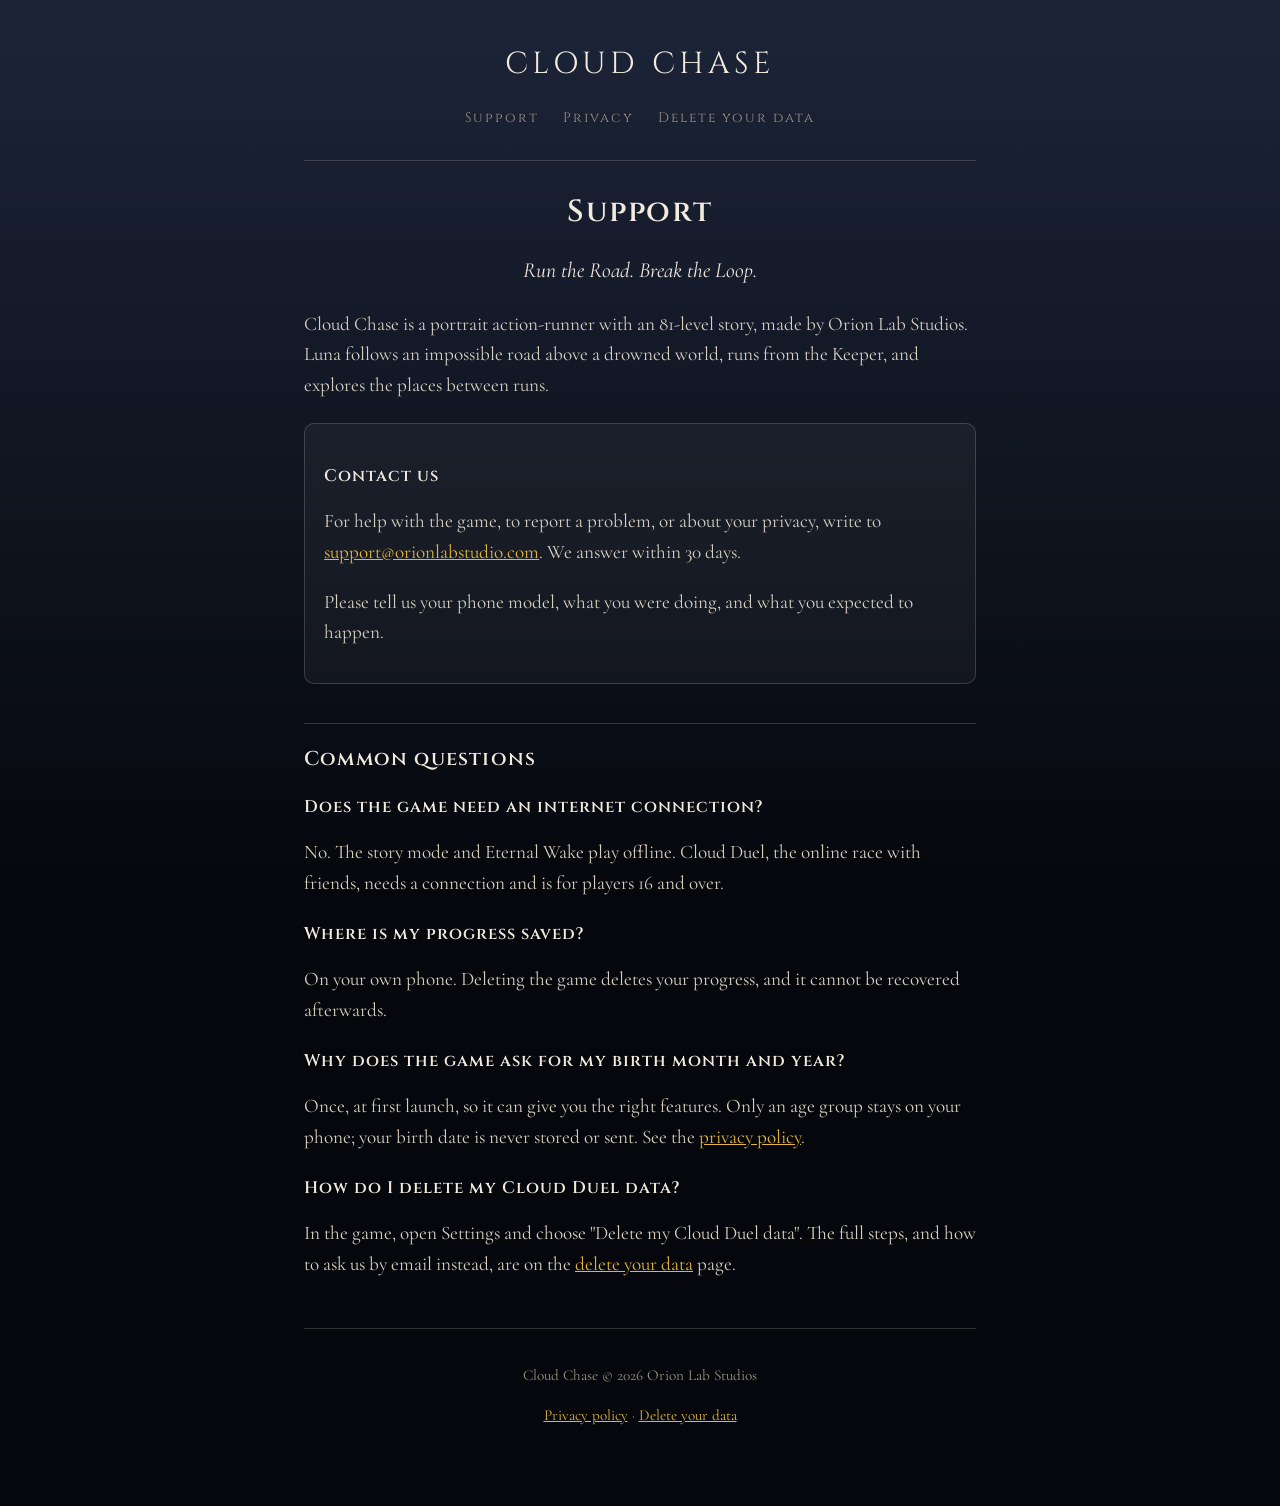
<file: index.html>
<!doctype html>
<html lang="en">
<head>
<meta charset="utf-8">
<meta name="viewport" content="width=device-width, initial-scale=1">
<title>Cloud Chase - Support</title>
<meta name="description" content="Support for Cloud Chase, a game by Orion Lab Studios.">
<link rel="stylesheet" href="style.css">
</head>
<body>
<div class="wrap">

<header class="site">
  <a class="brand" href="index.html">CLOUD CHASE</a>
  <nav class="site">
    <a href="index.html">Support</a>
    <a href="privacy.html">Privacy</a>
    <a href="delete-data.html">Delete your data</a>
  </nav>
</header>

<h1>Support</h1>
<p class="lede">Run the Road. Break the Loop.</p>

<p>Cloud Chase is a portrait action-runner with an 81-level story, made by Orion Lab Studios. Luna follows an impossible road above a drowned world, runs from the Keeper, and explores the places between runs.</p>

<div class="panel">
  <h3>Contact us</h3>
  <p>For help with the game, to report a problem, or about your privacy, write to <a href="mailto:support@orionlabstudio.com">support@orionlabstudio.com</a>. We answer within 30 days.</p>
  <p>Please tell us your phone model, what you were doing, and what you expected to happen.</p>
</div>

<h2>Common questions</h2>

<h3>Does the game need an internet connection?</h3>
<p>No. The story mode and Eternal Wake play offline. Cloud Duel, the online race with friends, needs a connection and is for players 16 and over.</p>

<h3>Where is my progress saved?</h3>
<p>On your own phone. Deleting the game deletes your progress, and it cannot be recovered afterwards.</p>

<h3>Why does the game ask for my birth month and year?</h3>
<p>Once, at first launch, so it can give you the right features. Only an age group stays on your phone; your birth date is never stored or sent. See the <a href="privacy.html">privacy policy</a>.</p>

<h3>How do I delete my Cloud Duel data?</h3>
<p>In the game, open Settings and choose "Delete my Cloud Duel data". The full steps, and how to ask us by email instead, are on the <a href="delete-data.html">delete your data</a> page.</p>

<footer class="site">
  <p>Cloud Chase &copy; 2026 Orion Lab Studios</p>
  <p><a href="privacy.html">Privacy policy</a> &middot; <a href="delete-data.html">Delete your data</a></p>
</footer>

</div>
</body>
</html>
</file>
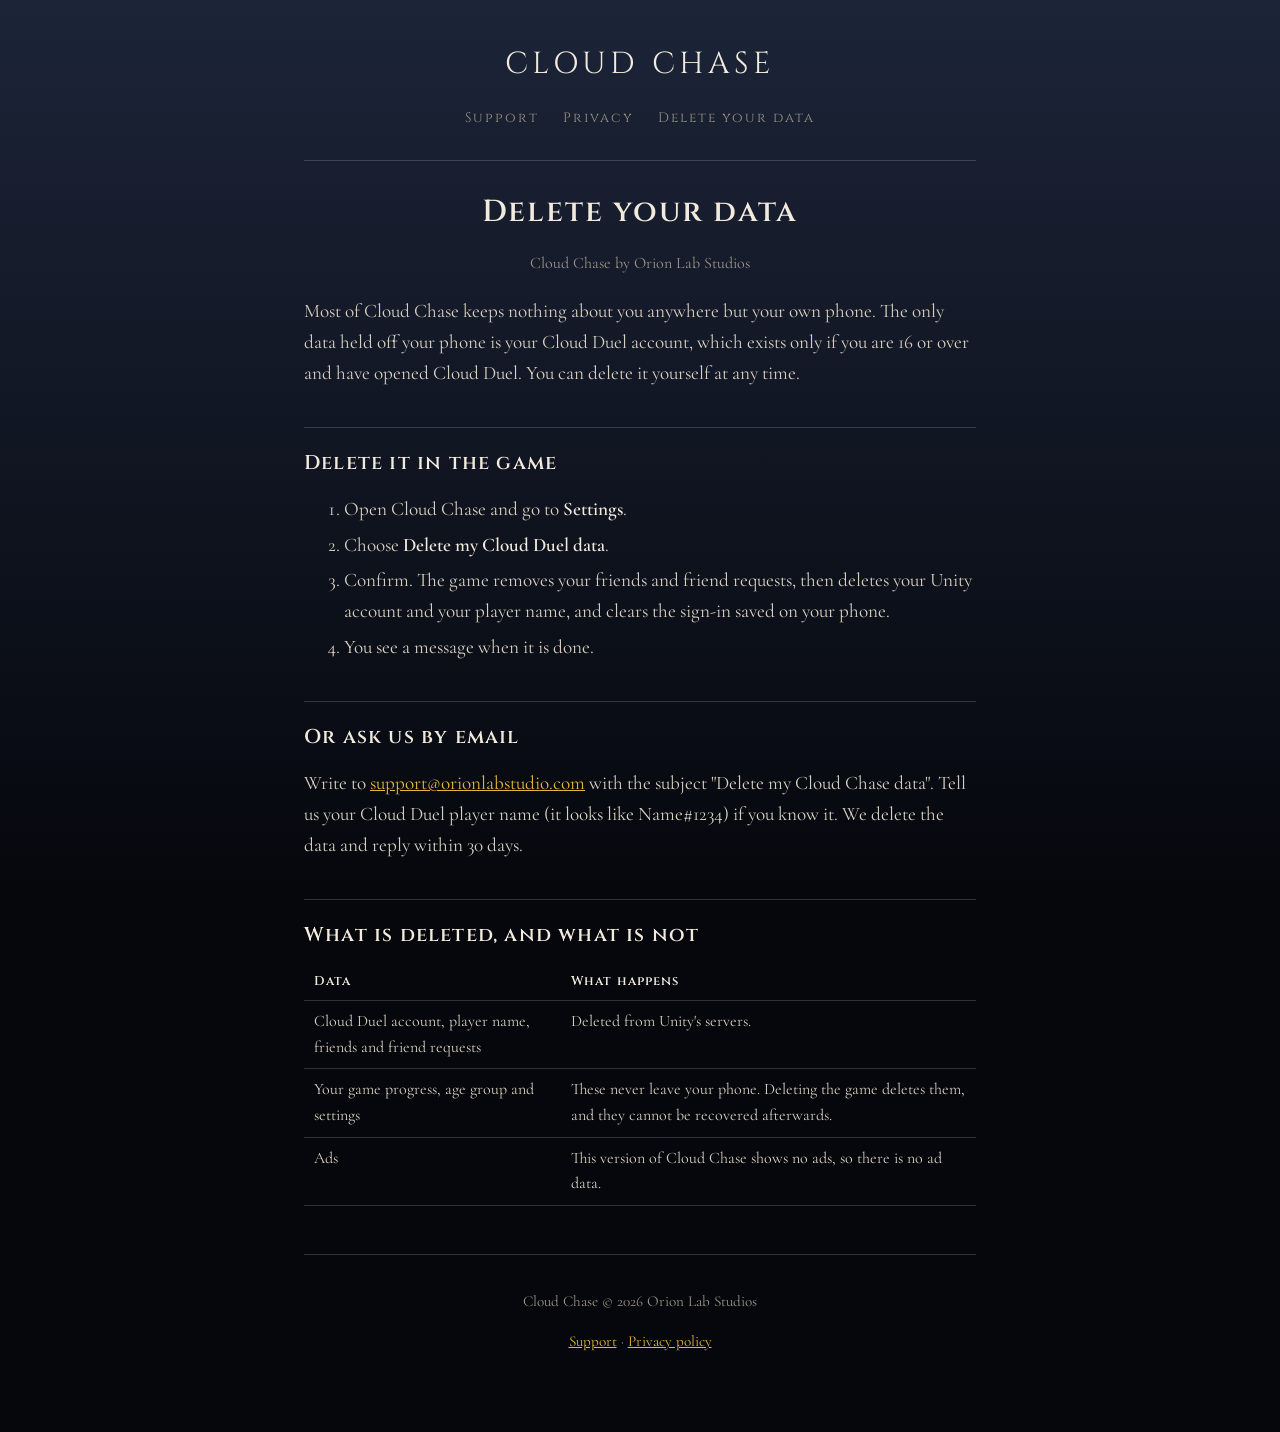
<file: delete-data.html>
<!doctype html>
<html lang="en">
<head>
<meta charset="utf-8">
<meta name="viewport" content="width=device-width, initial-scale=1">
<title>Cloud Chase - Delete your data</title>
<meta name="description" content="How to delete your Cloud Chase data, in the game or by email.">
<link rel="stylesheet" href="style.css">
</head>
<body>
<div class="wrap">

<header class="site">
  <a class="brand" href="index.html">CLOUD CHASE</a>
  <nav class="site">
    <a href="index.html">Support</a>
    <a href="privacy.html">Privacy</a>
    <a href="delete-data.html">Delete your data</a>
  </nav>
</header>

<h1>Delete your data</h1>
<p class="meta">Cloud Chase by Orion Lab Studios</p>

<p>Most of Cloud Chase keeps nothing about you anywhere but your own phone. The only data held off your phone is your Cloud Duel account, which exists only if you are 16 or over and have opened Cloud Duel. You can delete it yourself at any time.</p>

<h2>Delete it in the game</h2>
<ol>
  <li>Open Cloud Chase and go to <strong>Settings</strong>.</li>
  <li>Choose <strong>Delete my Cloud Duel data</strong>.</li>
  <li>Confirm. The game removes your friends and friend requests, then deletes your Unity account and your player name, and clears the sign-in saved on your phone.</li>
  <li>You see a message when it is done.</li>
</ol>

<h2>Or ask us by email</h2>
<p>Write to <a href="mailto:support@orionlabstudio.com?subject=Delete%20my%20Cloud%20Chase%20data">support@orionlabstudio.com</a> with the subject "Delete my Cloud Chase data". Tell us your Cloud Duel player name (it looks like Name#1234) if you know it. We delete the data and reply within 30 days.</p>

<h2>What is deleted, and what is not</h2>
<div class="table-scroll">
<table>
  <tr><th>Data</th><th>What happens</th></tr>
  <tr><td>Cloud Duel account, player name, friends and friend requests</td><td>Deleted from Unity's servers.</td></tr>
  <tr><td>Your game progress, age group and settings</td><td>These never leave your phone. Deleting the game deletes them, and they cannot be recovered afterwards.</td></tr>
  <tr><td>Ads</td><td>This version of Cloud Chase shows no ads, so there is no ad data.</td></tr>
</table>
</div>

<footer class="site">
  <p>Cloud Chase &copy; 2026 Orion Lab Studios</p>
  <p><a href="index.html">Support</a> &middot; <a href="privacy.html">Privacy policy</a></p>
</footer>

</div>
</body>
</html>
</file>
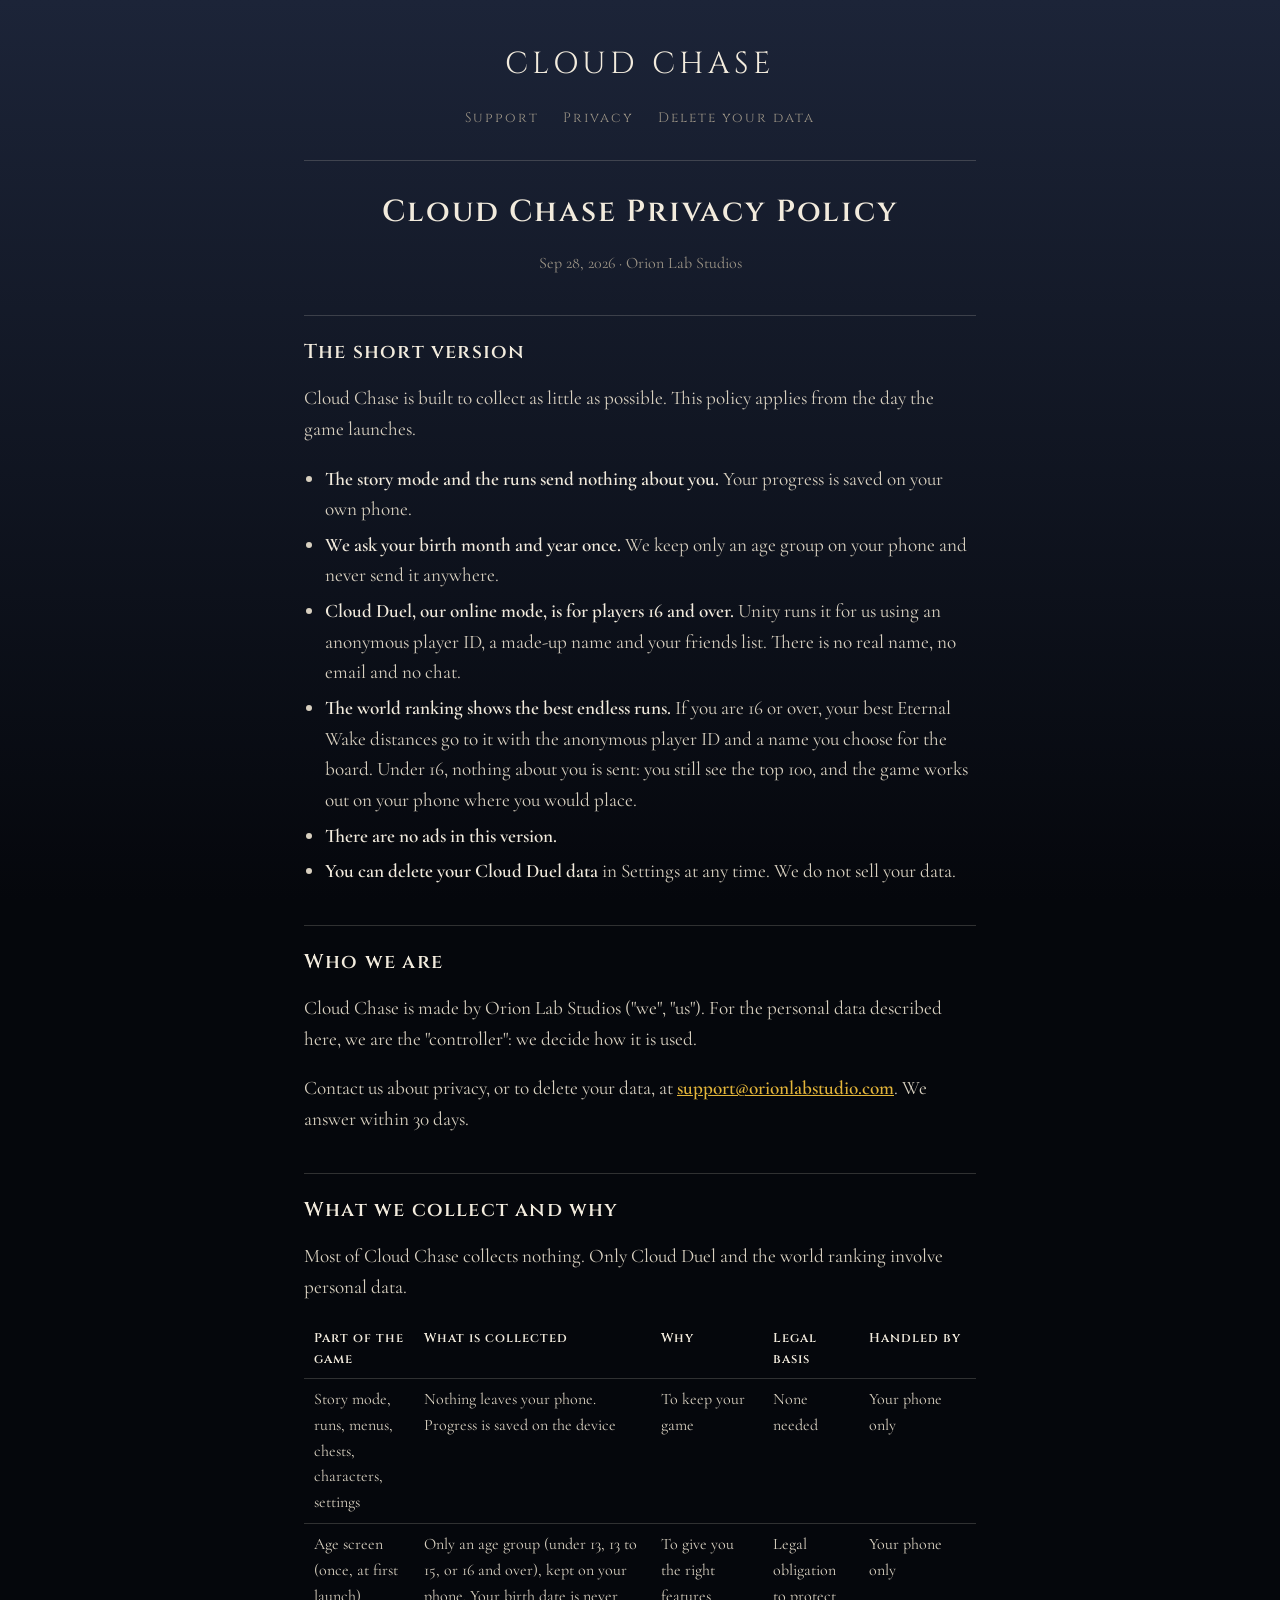
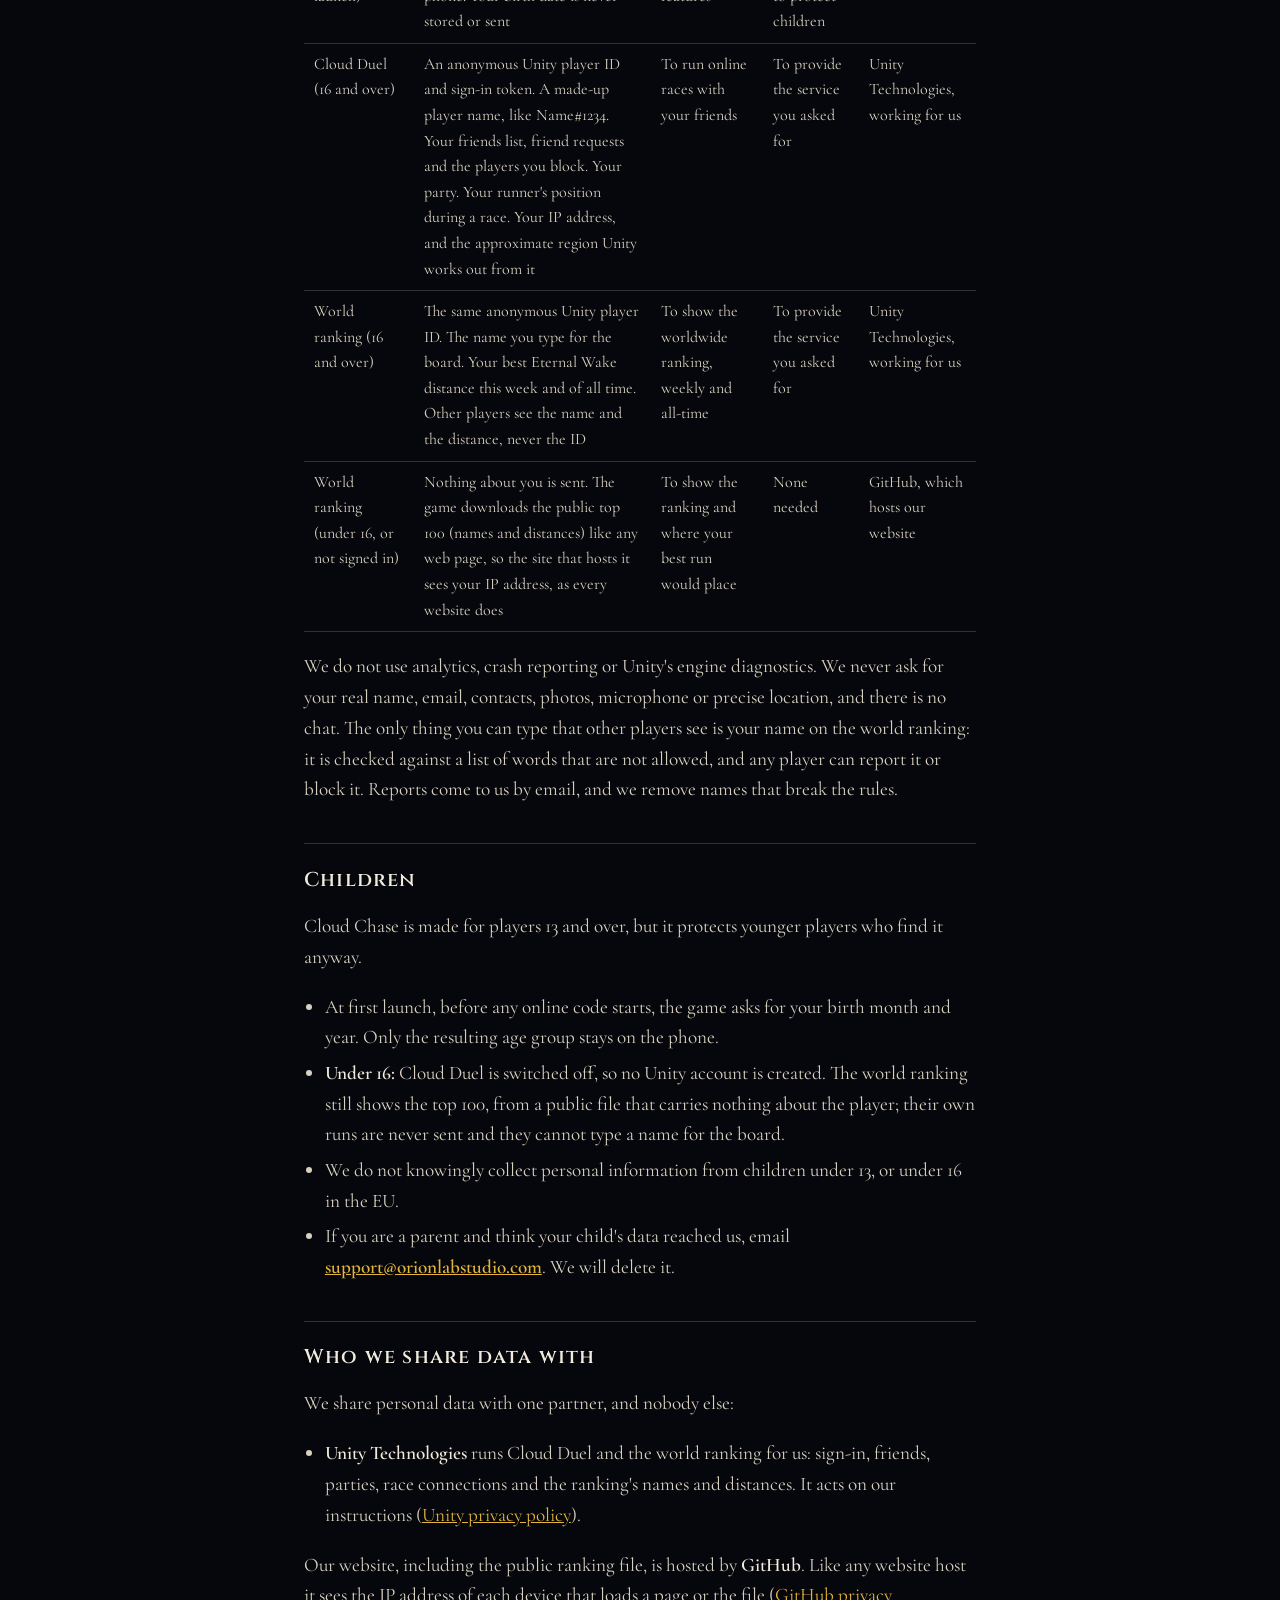
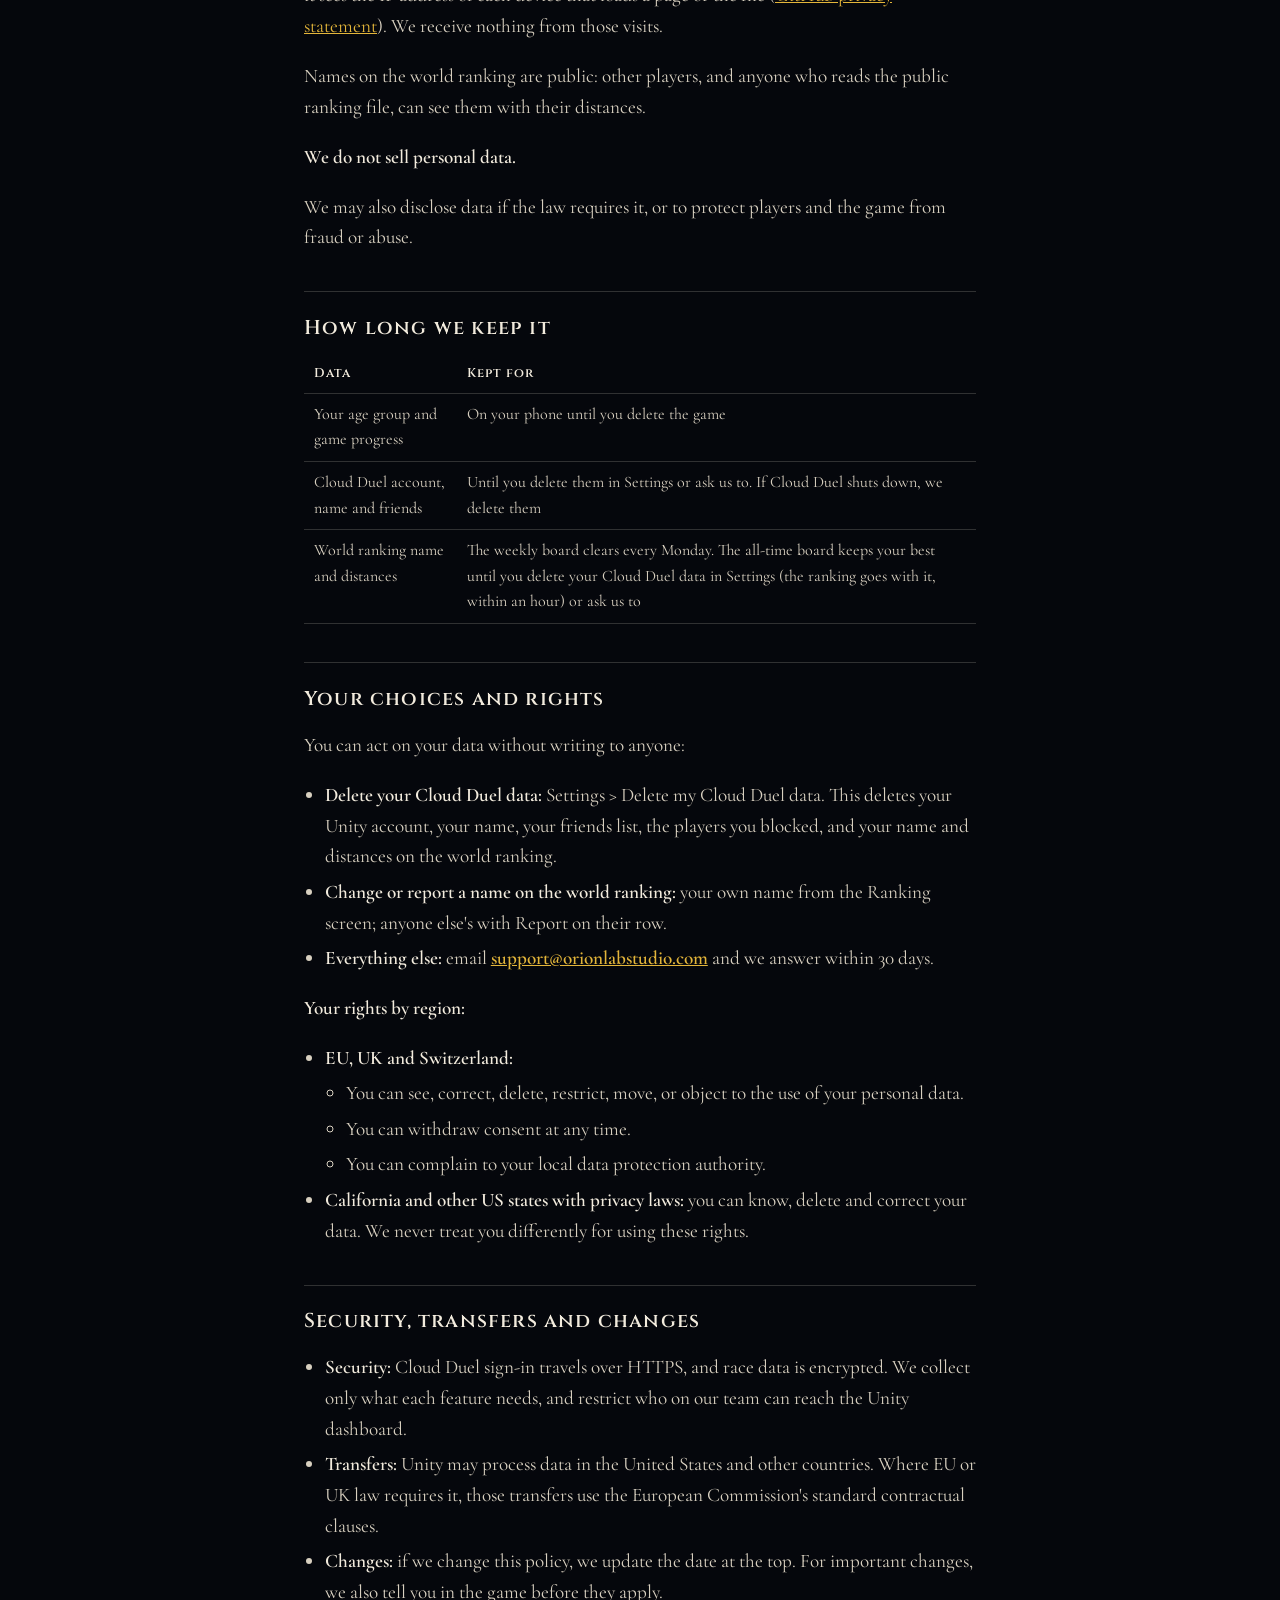
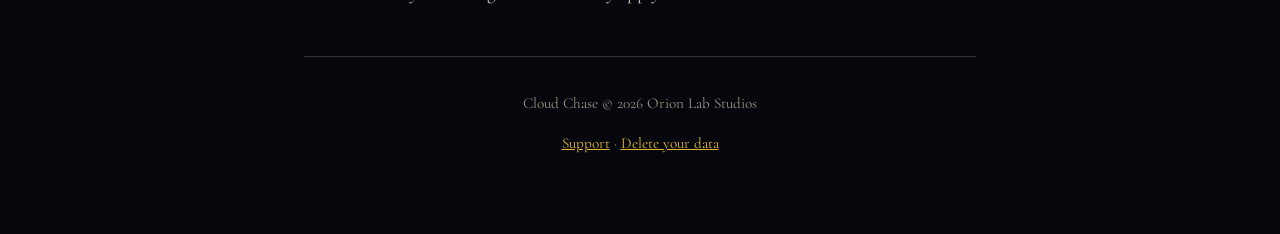
<file: privacy.html>
<!doctype html>
<html lang="en">
<head>
<meta charset="utf-8">
<meta name="viewport" content="width=device-width, initial-scale=1">
<title>Cloud Chase - Privacy policy</title>
<meta name="description" content="How Cloud Chase handles your data.">
<link rel="stylesheet" href="style.css">
</head>
<body>
<div class="wrap">

<header class="site">
  <a class="brand" href="index.html">CLOUD CHASE</a>
  <nav class="site">
    <a href="index.html">Support</a>
    <a href="privacy.html">Privacy</a>
    <a href="delete-data.html">Delete your data</a>
  </nav>
</header>

<!-- Source: _OneShot_incoming/Legal/privacy-policy.md (2026-09-26), without its
     "Before publishing" section (NEXT.md DROP 8 section 6). Keep the two in step:
     a change to the policy is a change to this page. 2026-09-26: every ad part
     removed from both, because v1 has no ads (NEXT.md DROP 69 item 1). -->

<h1>Cloud Chase Privacy Policy</h1>
<p class="meta">Sep 28, 2026 &middot; Orion Lab Studios</p>

<h2>The short version</h2>
<p>Cloud Chase is built to collect as little as possible. This policy applies from the day the game launches.</p>
<ul>
  <li><strong>The story mode and the runs send nothing about you.</strong> Your progress is saved on your own phone.</li>
  <li><strong>We ask your birth month and year once.</strong> We keep only an age group on your phone and never send it anywhere.</li>
  <li><strong>Cloud Duel, our online mode, is for players 16 and over.</strong> Unity runs it for us using an anonymous player ID, a made-up name and your friends list. There is no real name, no email and no chat.</li>
  <li><strong>The world ranking shows the best endless runs.</strong> If you are 16 or over, your best Eternal Wake distances go to it with the anonymous player ID and a name you choose for the board. Under 16, nothing about you is sent: you still see the top 100, and the game works out on your phone where you would place.</li>
  <li><strong>There are no ads in this version.</strong></li>
  <li><strong>You can delete your Cloud Duel data</strong> in Settings at any time. We do not sell your data.</li>
</ul>

<h2>Who we are</h2>
<p>Cloud Chase is made by Orion Lab Studios ("we", "us"). For the personal data described here, we are the "controller": we decide how it is used.</p>
<p>Contact us about privacy, or to delete your data, at <strong><a href="mailto:support@orionlabstudio.com">support@orionlabstudio.com</a></strong>. We answer within 30 days.</p>

<h2>What we collect and why</h2>
<p>Most of Cloud Chase collects nothing. Only Cloud Duel and the world ranking involve personal data.</p>
<div class="table-scroll">
<table>
  <tr><th>Part of the game</th><th>What is collected</th><th>Why</th><th>Legal basis</th><th>Handled by</th></tr>
  <tr><td>Story mode, runs, menus, chests, characters, settings</td><td>Nothing leaves your phone. Progress is saved on the device</td><td>To keep your game</td><td>None needed</td><td>Your phone only</td></tr>
  <tr><td>Age screen (once, at first launch)</td><td>Only an age group (under 13, 13 to 15, or 16 and over), kept on your phone. Your birth date is never stored or sent</td><td>To give you the right features</td><td>Legal obligation to protect children</td><td>Your phone only</td></tr>
  <tr><td>Cloud Duel (16 and over)</td><td>An anonymous Unity player ID and sign-in token. A made-up player name, like Name#1234. Your friends list, friend requests and the players you block. Your party. Your runner's position during a race. Your IP address, and the approximate region Unity works out from it</td><td>To run online races with your friends</td><td>To provide the service you asked for</td><td>Unity Technologies, working for us</td></tr>
  <tr><td>World ranking (16 and over)</td><td>The same anonymous Unity player ID. The name you type for the board. Your best Eternal Wake distance this week and of all time. Other players see the name and the distance, never the ID</td><td>To show the worldwide ranking, weekly and all-time</td><td>To provide the service you asked for</td><td>Unity Technologies, working for us</td></tr>
  <tr><td>World ranking (under 16, or not signed in)</td><td>Nothing about you is sent. The game downloads the public top 100 (names and distances) like any web page, so the site that hosts it sees your IP address, as every website does</td><td>To show the ranking and where your best run would place</td><td>None needed</td><td>GitHub, which hosts our website</td></tr>
</table>
</div>
<p>We do not use analytics, crash reporting or Unity's engine diagnostics. We never ask for your real name, email, contacts, photos, microphone or precise location, and there is no chat. The only thing you can type that other players see is your name on the world ranking: it is checked against a list of words that are not allowed, and any player can report it or block it. Reports come to us by email, and we remove names that break the rules.</p>

<h2>Children</h2>
<p>Cloud Chase is made for players 13 and over, but it protects younger players who find it anyway.</p>
<ul>
  <li>At first launch, before any online code starts, the game asks for your birth month and year. Only the resulting age group stays on the phone.</li>
  <li><strong>Under 16:</strong> Cloud Duel is switched off, so no Unity account is created. The world ranking still shows the top 100, from a public file that carries nothing about the player; their own runs are never sent and they cannot type a name for the board.</li>
  <li>We do not knowingly collect personal information from children under 13, or under 16 in the EU.</li>
  <li>If you are a parent and think your child's data reached us, email <strong><a href="mailto:support@orionlabstudio.com">support@orionlabstudio.com</a></strong>. We will delete it.</li>
</ul>

<h2>Who we share data with</h2>
<p>We share personal data with one partner, and nobody else:</p>
<ul>
  <li><strong>Unity Technologies</strong> runs Cloud Duel and the world ranking for us: sign-in, friends, parties, race connections and the ranking's names and distances. It acts on our instructions (<a href="https://unity.com/legal/privacy-policy">Unity privacy policy</a>).</li>
</ul>
<p>Our website, including the public ranking file, is hosted by <strong>GitHub</strong>. Like any website host it sees the IP address of each device that loads a page or the file (<a href="https://docs.github.com/en/site-policy/privacy-policies/github-general-privacy-statement">GitHub privacy statement</a>). We receive nothing from those visits.</p>
<p>Names on the world ranking are public: other players, and anyone who reads the public ranking file, can see them with their distances.</p>
<p><strong>We do not sell personal data.</strong></p>
<p>We may also disclose data if the law requires it, or to protect players and the game from fraud or abuse.</p>

<h2>How long we keep it</h2>
<div class="table-scroll">
<table>
  <tr><th>Data</th><th>Kept for</th></tr>
  <tr><td>Your age group and game progress</td><td>On your phone until you delete the game</td></tr>
  <tr><td>Cloud Duel account, name and friends</td><td>Until you delete them in Settings or ask us to. If Cloud Duel shuts down, we delete them</td></tr>
  <tr><td>World ranking name and distances</td><td>The weekly board clears every Monday. The all-time board keeps your best until you delete your Cloud Duel data in Settings (the ranking goes with it, within an hour) or ask us to</td></tr>
</table>
</div>

<h2>Your choices and rights</h2>
<p>You can act on your data without writing to anyone:</p>
<ul>
  <li><strong>Delete your Cloud Duel data:</strong> Settings &gt; Delete my Cloud Duel data. This deletes your Unity account, your name, your friends list, the players you blocked, and your name and distances on the world ranking.</li>
  <li><strong>Change or report a name on the world ranking:</strong> your own name from the Ranking screen; anyone else's with Report on their row.</li>
  <li><strong>Everything else:</strong> email <strong><a href="mailto:support@orionlabstudio.com">support@orionlabstudio.com</a></strong> and we answer within 30 days.</li>
</ul>
<p><strong>Your rights by region:</strong></p>
<ul>
  <li><strong>EU, UK and Switzerland:</strong>
    <ul>
      <li>You can see, correct, delete, restrict, move, or object to the use of your personal data.</li>
      <li>You can withdraw consent at any time.</li>
      <li>You can complain to your local data protection authority.</li>
    </ul>
  </li>
  <li><strong>California and other US states with privacy laws:</strong> you can know, delete and correct your data. We never treat you differently for using these rights.</li>
</ul>

<h2>Security, transfers and changes</h2>
<ul>
  <li><strong>Security:</strong> Cloud Duel sign-in travels over HTTPS, and race data is encrypted. We collect only what each feature needs, and restrict who on our team can reach the Unity dashboard.</li>
  <li><strong>Transfers:</strong> Unity may process data in the United States and other countries. Where EU or UK law requires it, those transfers use the European Commission's standard contractual clauses.</li>
  <li><strong>Changes:</strong> if we change this policy, we update the date at the top. For important changes, we also tell you in the game before they apply.</li>
</ul>

<footer class="site">
  <p>Cloud Chase &copy; 2026 Orion Lab Studios</p>
  <p><a href="index.html">Support</a> &middot; <a href="delete-data.html">Delete your data</a></p>
</footer>

</div>
</body>
</html>
</file>
<file: style.css>
/* Cloud Chase / Orion Lab Studios - shared style for the support site.
   The game's night gradient (#1C2438 -> #05070C), Cinzel for display type and
   Cormorant Garamond for reading type, as in the game's story cards and films.
   No pictures: DROP 10 (Pep, 2026-09-24) rules out AI pictures, and nothing else
   is needed. */

/* THE FONTS ARE SERVED FROM THIS SITE, NOT FROM GOOGLE FONTS (NEXT.md DROP 69
   item 7). A Google Fonts link sends every visitor's IP address to Google, and
   the privacy policy names no such partner (store/privacy-policy-check.md W1).
   So no page may load anything from fonts.googleapis.com or fonts.gstatic.com.

   The files in fonts/ are byte-for-byte the game's own copies:
     Cinzel-Variable.ttf           from Assets/Art/Fonts/ (weights 400 to 900)
     CormorantGaramond-*.ttf       from Assets/Art/Fonts/Skyquest/
   Both families are under the SIL Open Font License 1.1, which allows
   redistribution as long as the licence travels with the fonts - that is why
   Cinzel-OFL.txt and OFL-CormorantGaramond.txt sit in fonts/ too. Upload them
   with the fonts, never the fonts alone.

   The set matches what the Google link asked for: Cinzel 400 and 600,
   Cormorant Garamond 400, 600 and 400 italic. display=swap there is
   font-display: swap here: the text shows at once in Georgia and changes
   font when the file arrives. */

@font-face {
  font-family: "Cinzel";
  src: url("fonts/Cinzel-Variable.ttf") format("truetype");
  font-weight: 400 900;
  font-style: normal;
  font-display: swap;
}

@font-face {
  font-family: "Cormorant Garamond";
  src: url("fonts/CormorantGaramond-400.ttf") format("truetype");
  font-weight: 400;
  font-style: normal;
  font-display: swap;
}

@font-face {
  font-family: "Cormorant Garamond";
  src: url("fonts/CormorantGaramond-600.ttf") format("truetype");
  font-weight: 600;
  font-style: normal;
  font-display: swap;
}

@font-face {
  font-family: "Cormorant Garamond";
  src: url("fonts/CormorantGaramond-Italic.ttf") format("truetype");
  font-weight: 400;
  font-style: italic;
  font-display: swap;
}

:root {
  --sky-top: #1C2438;
  --sky-bottom: #05070C;
  --ink: #F2EBDD;
  --ink-mid: #D8D0C0;
  --ink-dim: #9C9486;
  --gold: #E3B53A;
  --rule: rgba(242, 235, 221, 0.18);
  --panel: rgba(255, 255, 255, 0.04);
}

* { box-sizing: border-box; }

html, body { margin: 0; padding: 0; }

body {
  min-height: 100vh;
  background: linear-gradient(180deg, var(--sky-top) 0%, var(--sky-bottom) 100%) fixed;
  background-color: var(--sky-bottom);
  color: var(--ink-mid);
  font-family: "Cormorant Garamond", Georgia, "Times New Roman", serif;
  font-size: 1.2rem;
  line-height: 1.6;
}

.wrap {
  max-width: 44rem;
  margin: 0 auto;
  padding: 2.5rem 16px 4rem;
}

header.site {
  text-align: center;
  padding-bottom: 1.5rem;
  border-bottom: 1px solid var(--rule);
  margin-bottom: 2rem;
}

.brand {
  font-family: "Cinzel", Georgia, serif;
  letter-spacing: 0.14em;
  color: var(--ink);
  text-decoration: none;
  font-size: 1.9rem;
}

nav.site {
  margin-top: 0.8rem;
  font-family: "Cinzel", Georgia, serif;
  font-size: 0.85rem;
  letter-spacing: 0.14em;
}

nav.site a {
  color: var(--ink-dim);
  text-decoration: none;
  margin: 0 0.6rem;
  display: inline-block;
  padding: 0.4rem 0;
}

nav.site a:hover, nav.site a:focus { color: var(--gold); }

h1, h2, h3 {
  font-family: "Cinzel", Georgia, serif;
  color: var(--ink);
  font-weight: 600;
  letter-spacing: 0.06em;
  line-height: 1.25;
}

h1 { font-size: 1.9rem; text-align: center; margin-top: 0; }
h2 { font-size: 1.25rem; margin-top: 2.4rem; border-top: 1px solid var(--rule); padding-top: 1.4rem; }
h3 { font-size: 1.05rem; margin-top: 1.6rem; }

p.lede { font-size: 1.35rem; color: var(--ink); text-align: center; font-style: italic; }
p.meta { text-align: center; color: var(--ink-dim); font-size: 1rem; }

a { color: var(--gold); }

strong { color: var(--ink); }

ul { padding-left: 1.3rem; }
li { margin: 0.3rem 0; }

.panel {
  background: var(--panel);
  border: 1px solid var(--rule);
  border-radius: 10px;
  padding: 1rem 1.2rem;
  margin: 1.4rem 0;
}

/* Tables scroll inside themselves on a phone, never the page. */
.table-scroll { overflow-x: auto; margin: 1rem 0; }

table { border-collapse: collapse; width: 100%; font-size: 1rem; }
th, td { text-align: left; vertical-align: top; padding: 0.5rem 0.6rem; border-bottom: 1px solid var(--rule); }
th { color: var(--ink); font-family: "Cinzel", Georgia, serif; font-size: 0.8rem; letter-spacing: 0.08em; font-weight: 600; }

footer.site {
  margin-top: 3rem;
  padding-top: 1.2rem;
  border-top: 1px solid var(--rule);
  text-align: center;
  color: var(--ink-dim);
  font-size: 0.95rem;
}
</file>
